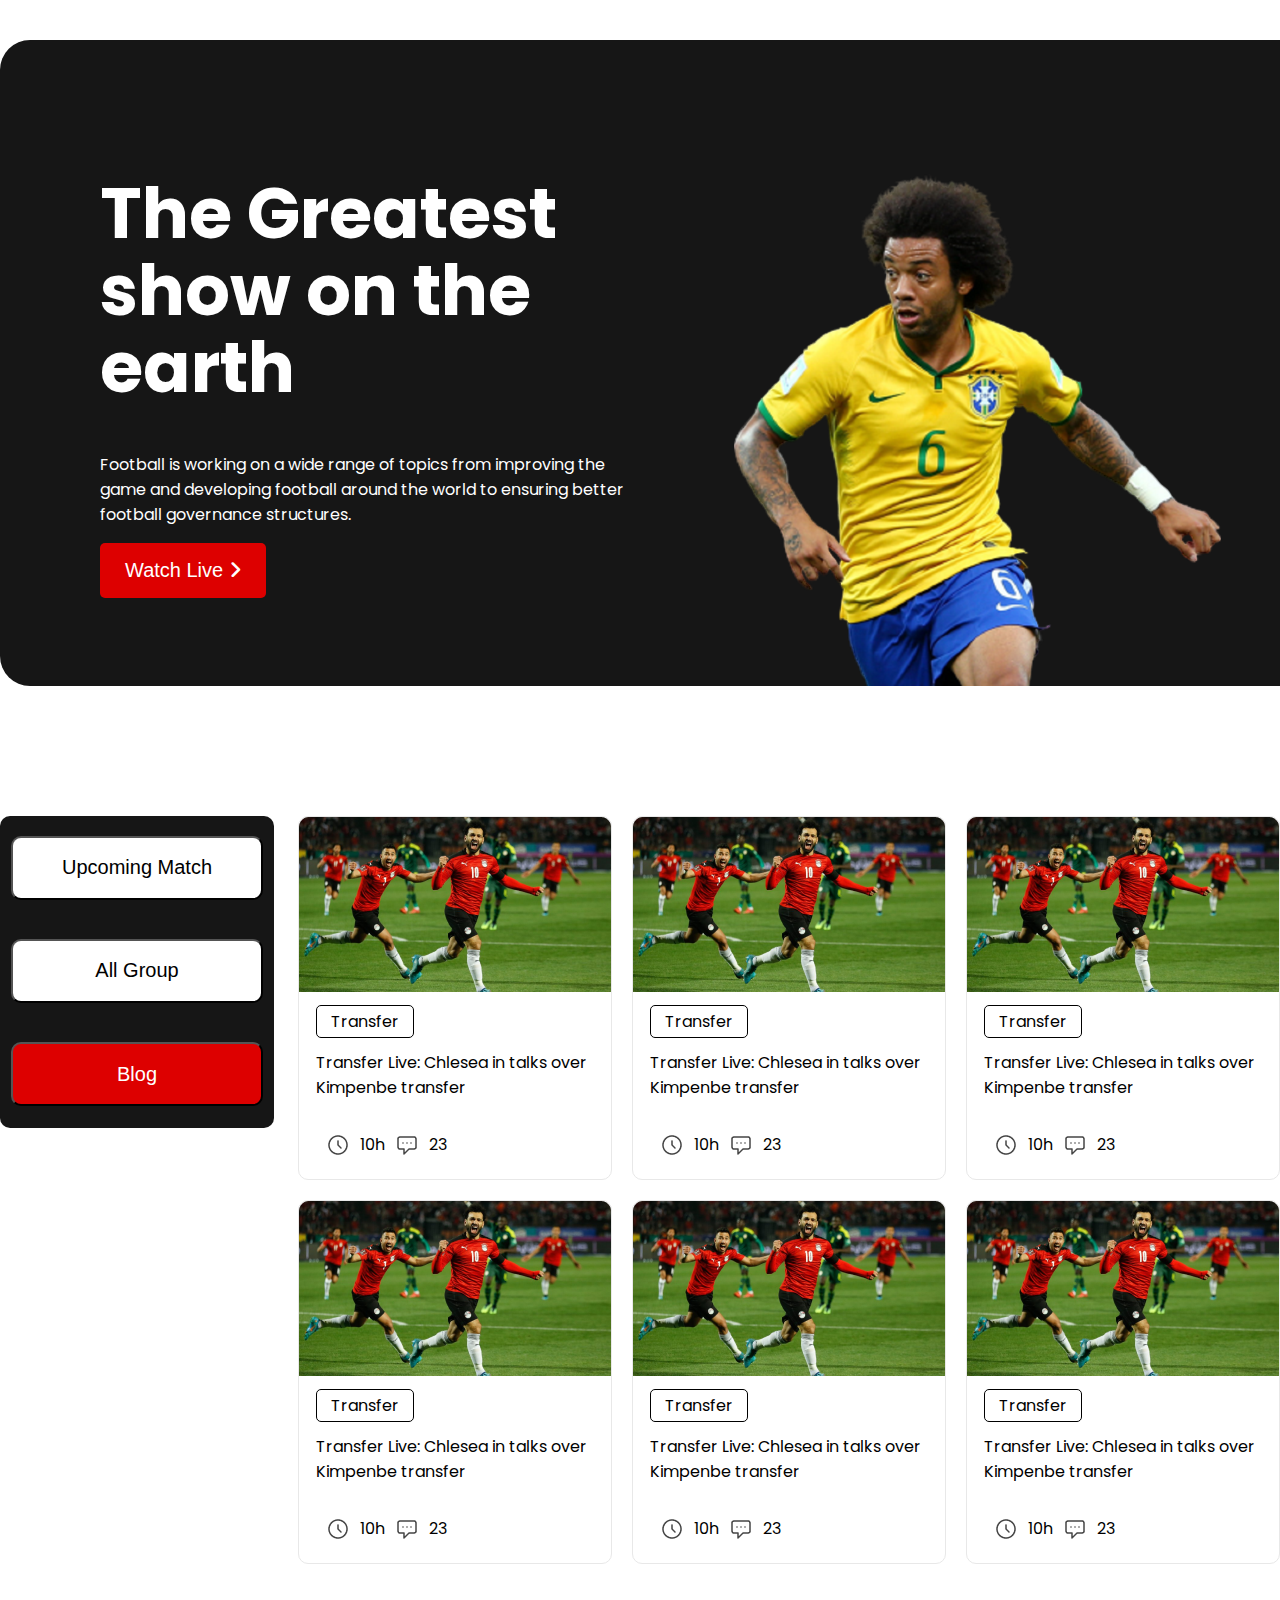
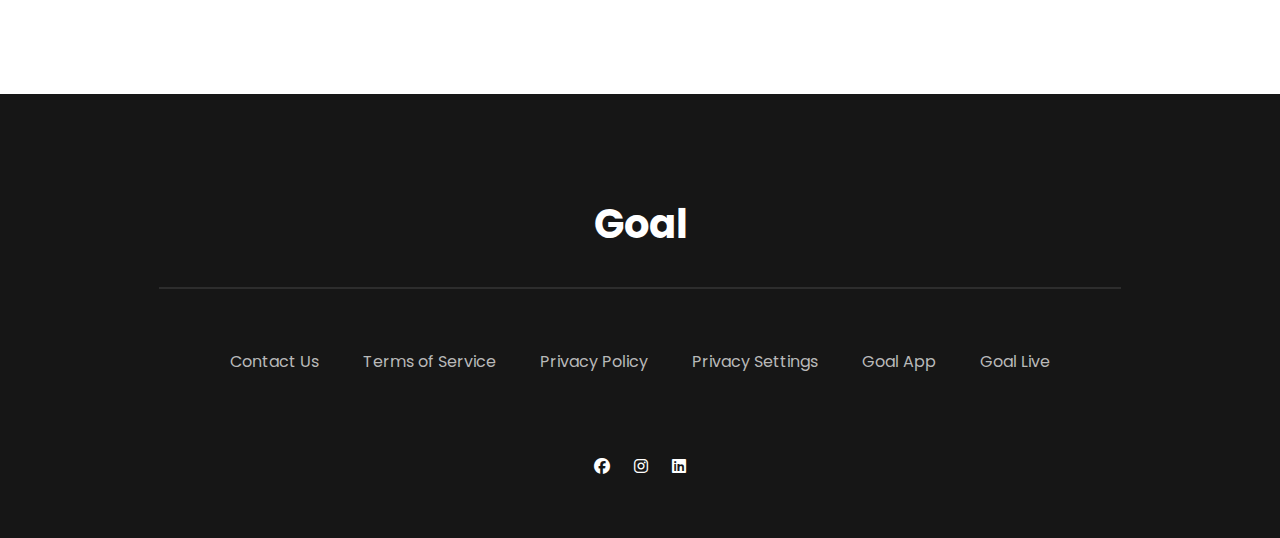
<file: index.html>
<!DOCTYPE html>
<html lang="en">
<head>
    <meta charset="UTF-8">
    <meta http-equiv="X-UA-Compatible" content="IE=edge">
    <meta name="viewport" content="width=device-width, initial-scale=1.0">
    <title>World Cup Website</title>

    <!-- Google Font -->
    <link rel="preconnect" href="https://fonts.googleapis.com">
    <link rel="preconnect" href="https://fonts.gstatic.com" crossorigin>
    <link href="https://fonts.googleapis.com/css2?family=Poppins:wght@400;700&display=swap" rel="stylesheet">

    <!-- Font Awesome -->
    <link rel="stylesheet" href="https://cdnjs.cloudflare.com/ajax/libs/font-awesome/6.1.1/css/all.min.css" />

    <!-- CSS -->
    <link rel="stylesheet" href="css/style.css">
</head>
<body>
    <!-- HEADER -->
    <header>
            <div class="header-left">
                <h1>The Greatest show on the earth</h1>
                <p>Football is working on a wide range of topics from improving the game and developing football around the world to ensuring better football governance structures.</p>
                <button class="button">Watch Live <i class="fa-solid fa-angle-right"></i></button>
            </div>
            <div class="header-right">
                <img src="img/Banner-img.png" alt="">
            </div>
    </header>



    <!-- BLOG -->
    <section class="blog">
        <div class="container">
            <div class="main-blog">

                <!-- Match Area Button -->
                <div class="match-area">
                    <div class="match-three-button">
                        <a href="match.html" target="_blank"><button>Upcoming Match</button></a>
                        <a href="group.html" target="_blank"><button>All Group</button></a>
                        <a href="index.html" target="_blank"><button class="red-button">Blog</button></a>
                    </div>
                </div>

                <!-- Match Content -->
                <div class="match-content">

                    <!-- Match 01 -->
                    <div class="single-match">
                        <img src="img/Blog Image.png" alt="">
                        <div class="single-match-content">
                            <a href="#">Transfer</a>
                            <p>Transfer Live: Chlesea in talks over Kimpenbe transfer</p>
                            <div class="match-icon">
                                <img src="img/Time Icon.png" alt=""><p>10h</p>
                                <img src="img/Chat Icon.png" alt=""><p>23</p>
                            </div>
                        </div>
                    </div>

                    <!-- Match 02 -->
                    <div class="single-match">
                        <img src="img/Blog Image.png" alt="">
                        <div class="single-match-content">
                            <a href="#">Transfer</a>
                            <p>Transfer Live: Chlesea in talks over Kimpenbe transfer</p>
                            <div class="match-icon">
                                <img src="img/Time Icon.png" alt=""><p>10h</p>
                                <img src="img/Chat Icon.png" alt=""><p>23</p>
                            </div>
                        </div>
                    </div>

                    <!-- Match 03 -->
                    <div class="single-match">
                        <img src="img/Blog Image.png" alt="">
                        <div class="single-match-content">
                            <a href="#">Transfer</a>
                            <p>Transfer Live: Chlesea in talks over Kimpenbe transfer</p>
                            <div class="match-icon">
                                <img src="img/Time Icon.png" alt=""><p>10h</p>
                                <img src="img/Chat Icon.png" alt=""><p>23</p>
                            </div>
                        </div>
                    </div>

                    <!-- Match 04 -->
                    <div class="single-match">
                        <img src="img/Blog Image.png" alt="">
                        <div class="single-match-content">
                            <a href="#">Transfer</a>
                            <p>Transfer Live: Chlesea in talks over Kimpenbe transfer</p>
                            <div class="match-icon">
                                <img src="img/Time Icon.png" alt=""><p>10h</p>
                                <img src="img/Chat Icon.png" alt=""><p>23</p>
                            </div>
                        </div>
                    </div>

                    <!-- Match 05 -->
                    <div class="single-match">
                        <img src="img/Blog Image.png" alt="">
                        <div class="single-match-content">
                            <a href="#">Transfer</a>
                            <p>Transfer Live: Chlesea in talks over Kimpenbe transfer</p>
                            <div class="match-icon">
                                <img src="img/Time Icon.png" alt=""><p>10h</p>
                                <img src="img/Chat Icon.png" alt=""><p>23</p>
                            </div>
                        </div>
                    </div>

                    <!-- Match 06 -->
                    <div class="single-match">
                        <img src="img/Blog Image.png" alt="">
                        <div class="single-match-content">
                            <a href="#">Transfer</a>
                            <p>Transfer Live: Chlesea in talks over Kimpenbe transfer</p>
                            <div class="match-icon">
                                <img src="img/Time Icon.png" alt=""><p>10h</p>
                                <img src="img/Chat Icon.png" alt=""><p>23</p>
                            </div>
                        </div>
                    </div>

                </div>

            </div>
        </div>
    </section>

    <!-- VIEW ALL -->
    <div class="view-all">
        <button>View All</button>
    </div>




    <!-- FOOTER -->
    <footer>
        <h2>Goal</h2>
        <hr>
        <div class="footer-nav">
            <a href="#">Contact Us</a>
            <a href="#">Terms of Service </a>
            <a href="#">Privacy Policy</a>
            <a href="#">Privacy Settings</a>
            <a href="#">Goal App</a>
            <a href="#">Goal Live</a>
        </div>

        <!-- Social Media -->
        <div class="social-media">
            <a href="https://www.facebook.com/" target="_blank"><i class="fa-brands fa-facebook"></i></a>
            <a href="https://www.instagram.com/" target="_blank"><i class="fa-brands fa-instagram"></i></a>
            <a href="https://www.linkedin.com/feed/" target="_blank"><i class="fa-brands fa-linkedin"></i></a>
        </div>
    </footer>
</body>
</html>
</file>
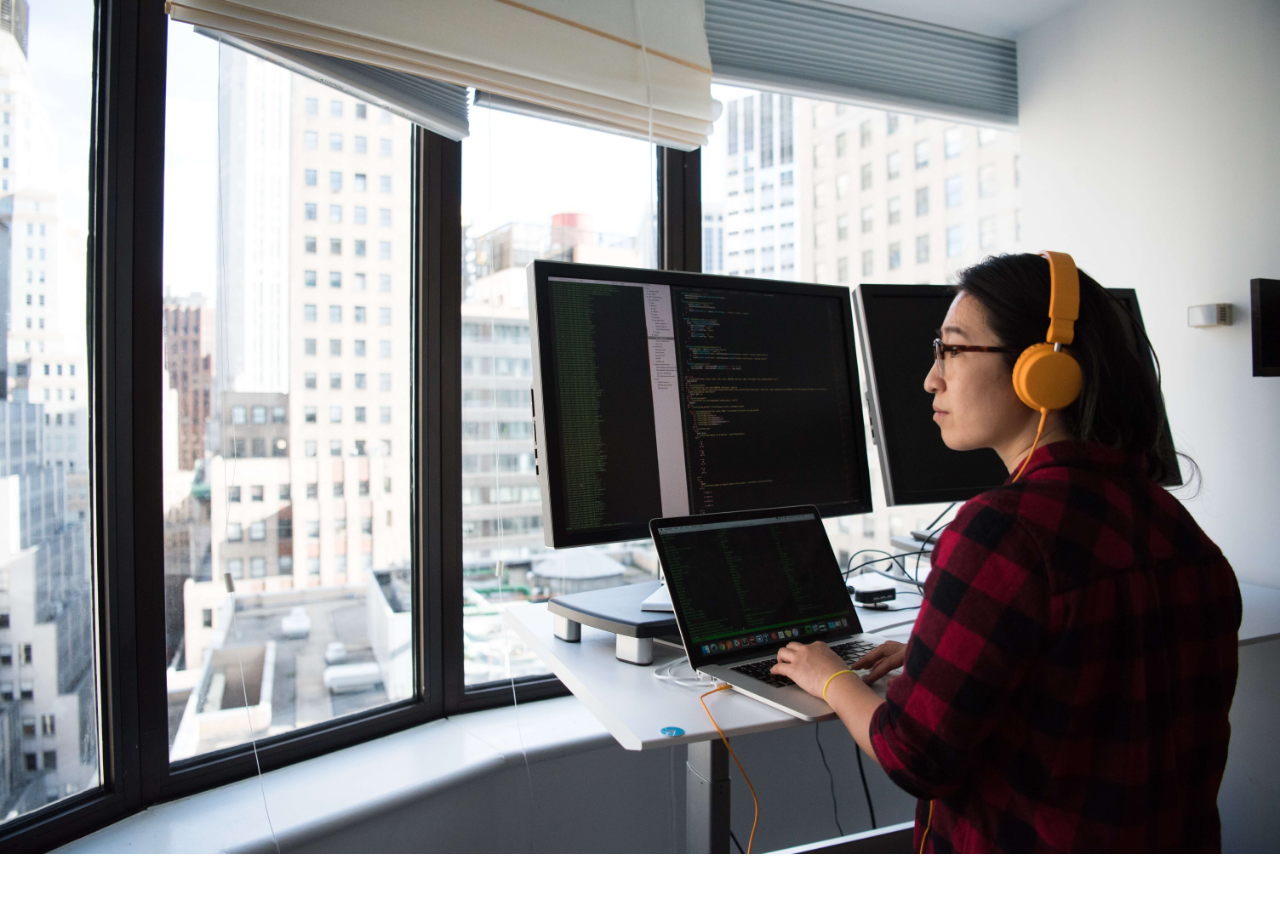
<file: group.html>
<!DOCTYPE html>
<html lang="en">
<head>
    <meta charset="UTF-8">
    <meta http-equiv="X-UA-Compatible" content="IE=edge">
    <meta name="viewport" content="width=device-width, initial-scale=1.0">
    <title>World Cup Website</title>

    <!-- Google Font -->
    <link rel="preconnect" href="https://fonts.googleapis.com">
    <link rel="preconnect" href="https://fonts.gstatic.com" crossorigin>
    <link href="https://fonts.googleapis.com/css2?family=Poppins:wght@400;700&display=swap" rel="stylesheet">

    <!-- Font Awesome -->
    <link rel="stylesheet" href="https://cdnjs.cloudflare.com/ajax/libs/font-awesome/6.1.1/css/all.min.css" />

    <!-- CSS -->
    <link rel="stylesheet" href="css/style.css">
</head>
<body>

    <!-- Group -->
    <div class="group">
        <img src="img/developer.jpg" alt="" style="width:100%">
    </div>
    
</body>
</html>
</file>
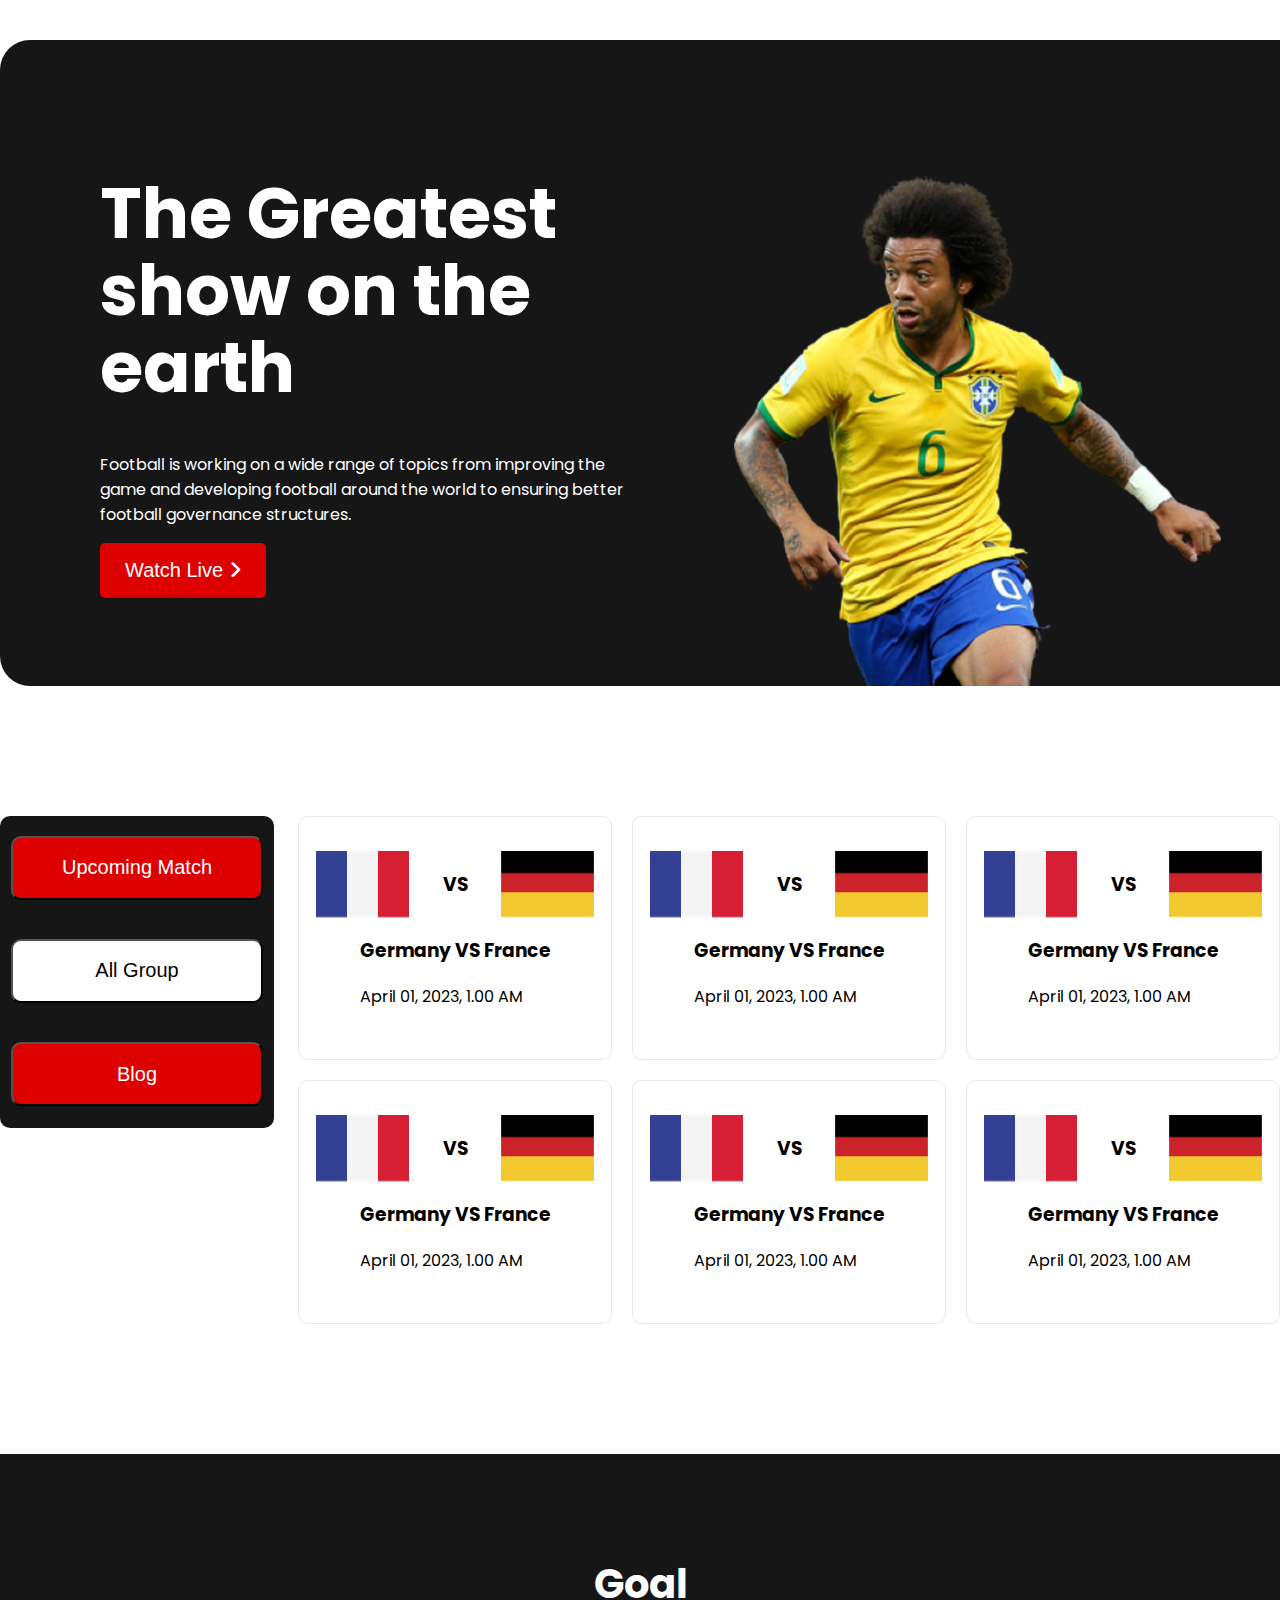
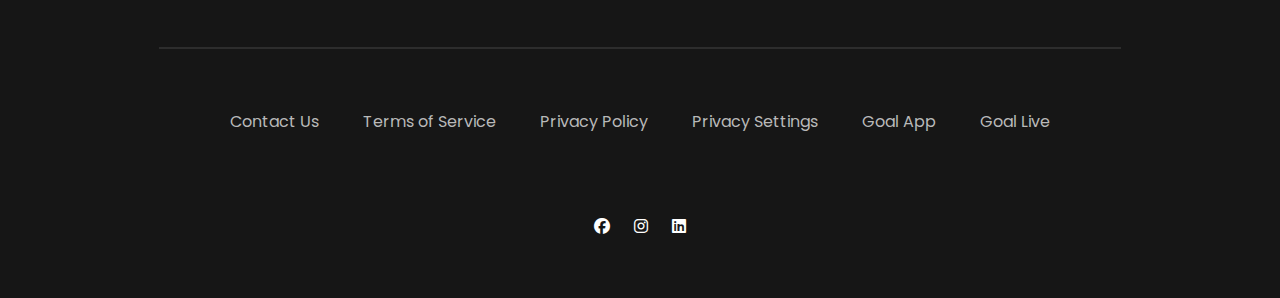
<file: match.html>
<!DOCTYPE html>
<html lang="en">
<head>
    <meta charset="UTF-8">
    <meta http-equiv="X-UA-Compatible" content="IE=edge">
    <meta name="viewport" content="width=device-width, initial-scale=1.0">
    <title>Upcoming Match
    </title>

    <!-- Google Font -->
    <link rel="preconnect" href="https://fonts.googleapis.com">
    <link rel="preconnect" href="https://fonts.gstatic.com" crossorigin>
    <link href="https://fonts.googleapis.com/css2?family=Poppins:wght@400;700&display=swap" rel="stylesheet">

    <!-- Font Awesome -->
    <link rel="stylesheet" href="https://cdnjs.cloudflare.com/ajax/libs/font-awesome/6.1.1/css/all.min.css" />

    <!-- CSS -->
    <link rel="stylesheet" href="css/style.css">
</head>
<body>
    <!-- HEADER -->
    <header>
            <div class="header-left">
                <h1>The Greatest show on the earth</h1>
                <p>Football is working on a wide range of topics from improving the game and developing football around the world to ensuring better football governance structures.</p>
                <button class="button">Watch Live <i class="fa-solid fa-angle-right"></i></button>
            </div>
            <div class="header-right">
                <img src="img/Banner-img.png" alt="">
            </div>
    </header>



    <!-- BLOG -->
    <section class="blog">
        <div class="container">
            <div class="main-blog">

                <!-- Match Area Button -->
                <div class="match-area">
                    <div class="match-three-button">
                        <a href=""><button style="background-color: #DD0000; color:#ffff">Upcoming Match</button></a>
                        <a href="group.html" target="_blank"><button>All Group</button></a>
                        <a href="index.html" target="_blank"><button class="red-button">Blog</button></a>
                    </div>
                </div>

                <!-- Live Match Content -->
                <div class="match-live-content">

                    <!-- Match 01 -->
                    <div class="upcoming-match">
                        <div class="match-flag-logo">
                            <img src="img/Flag.png" alt="">
                            <h3>VS</h3>
                            <img src="img/germany Flag.png" alt="">
                        </div>
                        <div class="match-flag-content">
                            <h3>Germany VS France </h3>
                            <p>April 01, 2023, 1.00 AM</p>
                        </div>
                    </div>

                    <!-- Match 02 -->
                    <div class="upcoming-match">
                        <div class="match-flag-logo">
                            <img src="img/Flag.png" alt="">
                            <h3>VS</h3>
                            <img src="img/germany Flag.png" alt="">
                        </div>
                        <div class="match-flag-content">
                            <h3>Germany VS France </h3>
                            <p>April 01, 2023, 1.00 AM</p>
                        </div>
                    </div>

                    <!-- Match 03 -->
                    <div class="upcoming-match">
                        <div class="match-flag-logo">
                            <img src="img/Flag.png" alt="">
                            <h3>VS</h3>
                            <img src="img/germany Flag.png" alt="">
                        </div>
                        <div class="match-flag-content">
                            <h3>Germany VS France </h3>
                            <p>April 01, 2023, 1.00 AM</p>
                        </div>
                    </div>

                    <!-- Match 04 -->
                    <div class="upcoming-match">
                        <div class="match-flag-logo">
                            <img src="img/Flag.png" alt="">
                            <h3>VS</h3>
                            <img src="img/germany Flag.png" alt="">
                        </div>
                        <div class="match-flag-content">
                            <h3>Germany VS France </h3>
                            <p>April 01, 2023, 1.00 AM</p>
                        </div>
                    </div>

                    <!-- Match 05 -->
                    <div class="upcoming-match">
                        <div class="match-flag-logo">
                            <img src="img/Flag.png" alt="">
                            <h3>VS</h3>
                            <img src="img/germany Flag.png" alt="">
                        </div>
                        <div class="match-flag-content">
                            <h3>Germany VS France </h3>
                            <p>April 01, 2023, 1.00 AM</p>
                        </div>
                    </div>

                    <!-- Match 06 -->
                    <div class="upcoming-match">
                        <div class="match-flag-logo">
                            <img src="img/Flag.png" alt="">
                            <h3>VS</h3>
                            <img src="img/germany Flag.png" alt="">
                        </div>
                        <div class="match-flag-content">
                            <h3>Germany VS France </h3>
                            <p>April 01, 2023, 1.00 AM</p>
                        </div>
                    </div>

                </div>

            </div>
        </div>
    </section>

    <!-- VIEW ALL -->
    <div class="view-all">
        <button>View All</button>
    </div>




    <!-- FOOTER -->
    <footer>
        <h2>Goal</h2>
        <hr>
        <div class="footer-nav">
            <a href="#">Contact Us</a>
            <a href="#">Terms of Service </a>
            <a href="#">Privacy Policy</a>
            <a href="#">Privacy Settings</a>
            <a href="#">Goal App</a>
            <a href="#">Goal Live</a>
        </div>

        <!-- Social Media -->
        <div class="social-media">
            <a href="https://www.facebook.com/" target="_blank"><i class="fa-brands fa-facebook"></i></a>
            <a href="https://www.instagram.com/" target="_blank"><i class="fa-brands fa-instagram"></i></a>
            <a href="https://www.linkedin.com/feed/" target="_blank"><i class="fa-brands fa-linkedin"></i></a>
        </div>
    </footer>
</body>
</html>
</file>
<file: css/style.css>
/* Body & Common Css */
body{
    font-family: 'Poppins', sans-serif;
    margin: 0;
    padding: 0;
}

.container{
    max-width: 1321px;
    margin: 0 auto;
    margin-top: 130px;
}

.match-three-button .red-button{
    color: #fff;
    background-color: #DD0000;
}

/* HEADER */
header{
    background-color: #161616;
    border-radius: 30px;
    width: 1321px;
    height: 646px;
    align-items: center;
    display: flex;
    margin: 40px auto 0;

}

.header-left{
    margin: 0 100px;
}
.header-left h1{
    font-size: 70px;
    color: #fff;
    line-height: 1.1em;
}
.header-left p{
    color: #fff;
}

 /* Header Button */
 .button{
    color: #fff;
    background-color: #DD0000;
    border-radius: 5px;
    padding: 16px 25px;
    border: none;
    font-size: 20px;
    cursor: pointer;
    transition: transform 250ms;
}
.button:hover{
    color: #DD0000;
    background-color: #fff;
    transform: translateY(-10px);
}
.header-right img{
    margin-right: 100px;
    position: relative;
    top: 70px;
}



/* BLOG */
.main-blog{
    display: flex;
}

/* Match Area Button */
.match-area{
    width: 312px;
    height: 312px;
    background: #161616;
    border-radius: 10px;
    margin-right: 24px;
}
.match-three-button{
    display: flex; 
    align-items: center; 
    justify-content: space-around;
    flex-direction: column;
    height: 310px;
}
.match-three-button button{
    width: 252px;
    height: 64px;
    border-radius: 10px;
    cursor: pointer;
    background-color: #fff;
    font-size: 20px;
}


/* Match Content */
.match-content{
    display: grid;
    grid-template-columns: repeat(3, 1fr);
    grid-gap: 20px;
}
.single-match{
    width: 312px;
    height: 362px;
    border: 1px solid #E8E8E8;
    border-radius: 10px;
}
.single-match-content{
    padding: 10px 17px;
}
.single-match-content a{
    text-decoration: none;
    border: 1px solid #000;
    border-radius: 1px solid #161616;
    border-radius: 5px;
    color: #000;
    padding: 4px 14px;
}
.match-icon{
    display: flex;
    align-items: center;
}

.match-icon img{
    padding: 0 10px;
}



/* VIEW ALL */
.view-all{
    text-align: center;
    display: none;
}
.view-all button{
    padding: 14px 30px;
    cursor: pointer;
    margin-top: 50px;
    background-color: #DD0000;
    border: none;
    border-radius: 5px;
    color: #fff;
    font-size: 20px;
}


/* FOOTER */
footer{
    margin-top: 130px;
    height: 444px;
    background: #161616;
    color: #fff;
    text-align: center;
}
footer h2{
    font-size: 40px;
    padding-top: 100px;
}
footer hr{
    width: 75%;
    border: 1px solid rgba(255, 255, 255, 0.1);
}
.footer-nav{
    margin: 60px 0 80px;
}
.footer-nav a{
    text-decoration: none;
    padding: 0 20px;
    color: #B9B9B9;
}


/* Social Media */
.social-media a{
    color: #fff;
    margin: 0 10px;
}




/* UPCOMING MATCH */
.match-live-content{
    display: grid;
    grid-template-columns: repeat(3, 1fr);
    grid-gap: 20px;
}

.upcoming-match{
    width: 312px;
    height: 242px;
    border: 1px solid #E8E8E8;
    border-radius: 10px;
    display: flex;
    flex-direction: column;
    align-items: center;
    justify-content: center;
}

.match-flag-logo{
    width: 280px;
    display: flex;
    flex-direction: row;
    justify-content: space-between;
}


/* RESPONSIVE */

/* Home Mobile */
@media screen and (max-width:576px){
    header{
        flex-direction: column;
        width: 95%;
        text-align: center;
    }
    .header-left h1 {
        font-size: 33px;
    }
    .button {
        margin-top: 20px;
    }
    .header-right img {
        width: 48.3%;
        margin: 0 auto;
    }
    .match-area{
        background: none;
    }
    .match-three-button{
        width: 100%;
    }
    .container{
        flex-direction: column;
        display: grid;
    }
    .main-blog, .match-content, .match-live-content{
        display: grid;
        grid-template-columns: repeat(1, 1fr);
        justify-items: center;
    }
    .view-all button{
        display: none;
    }
    .match-three-button button{
        border: 1px solid #ddd;
    }
    .footer-nav a {
        margin: 5px;
        display: block;
    }
    .footer-nav {
        margin: 0;
    }
    .social-media {
        margin-top: 30px;
    }
}

/* Tablet */
@media only screen and (min-width: 577px) and (max-width: 992px) {
    header{
        width: 970px;
    }
    .container{
        margin-top: 0;
    }
    .main-blog{
        display: grid;
        justify-items: center;
    }
    .match-content, .match-live-content {
        grid-template-columns: repeat(2, 1fr);
    }
    .match-area{
        background: none;
        height: 170px;
    }
    .match-three-button{
        flex-direction: row;
        background: #fff !important;
        gap: 30px;
        height: 180px;
    }
    .view-all{
        display: block;
    }
    .header-left h1 {
        font-size: 50px;
    }
    .header-right img{
        width: 331px;
    }
}
</file>
